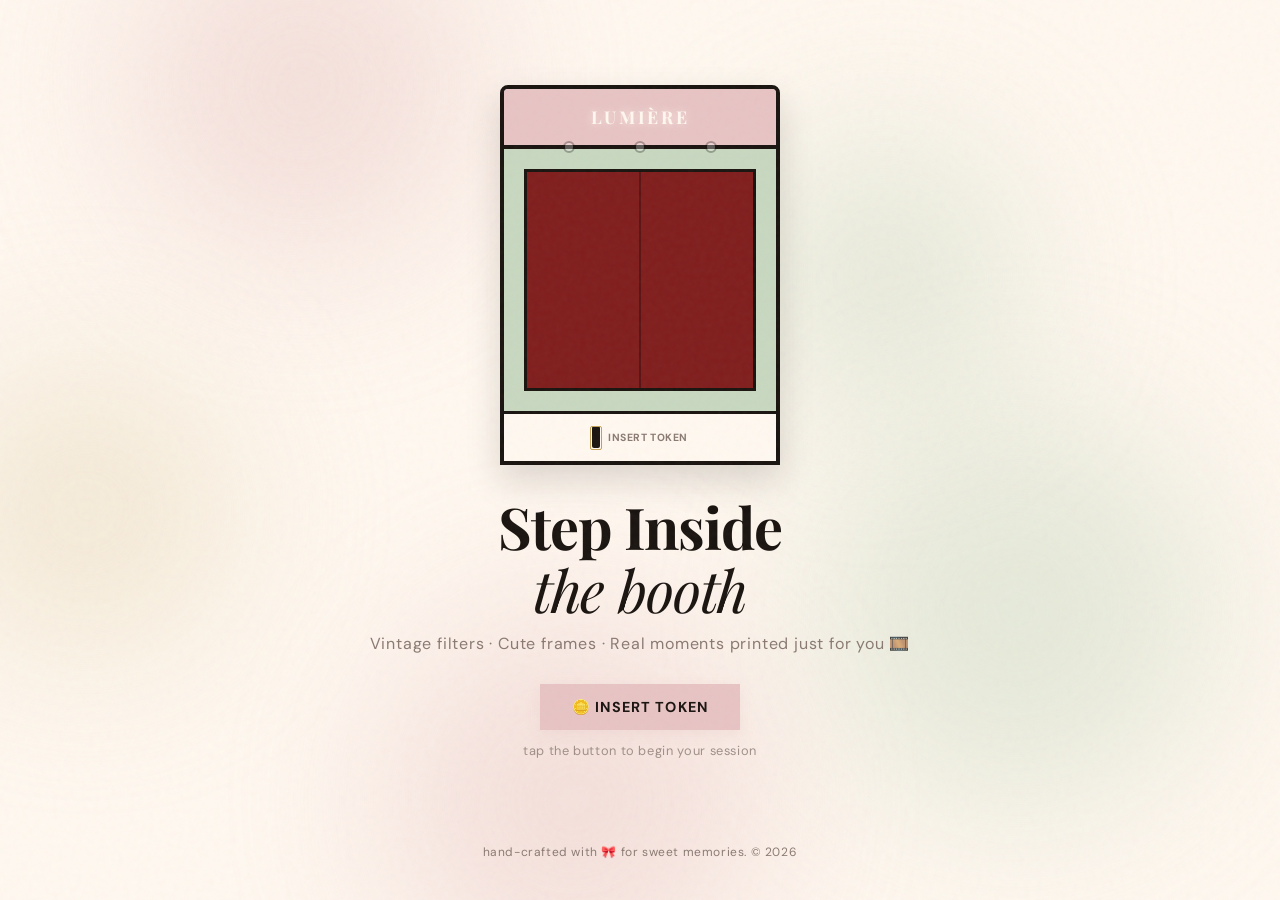
<file: index.html>
<!DOCTYPE html>
<html lang="en">
<head>
  <meta charset="UTF-8">
  <meta name="viewport" content="width=device-width, initial-scale=1.0">
  <title>Lumière — Step Inside the Vintage Photobooth 🎞️</title>
  <meta name="description" content="Step inside Lumière, a cinematic digital vintage photobooth. Capture retro photos with gorgeous filters, customized frames, stickers, and export custom photostrips.">
  <link rel="stylesheet" href="css/style.css">
</head>
<body>

  <!-- Film Grain Overlay -->
  <div class="film-grain" aria-hidden="true"></div>

  <!-- Floating Bokeh Light Blobs -->
  <div class="bokeh-container" aria-hidden="true">
    <div class="bokeh-blob"></div>
    <div class="bokeh-blob"></div>
    <div class="bokeh-blob"></div>
    <div class="bokeh-blob"></div>
    <div class="bokeh-blob"></div>
  </div>

  <!-- Curtain Transition Wings -->
  <div class="curtain-container" aria-hidden="true">
    <div class="curtain-wing left"></div>
    <div class="curtain-wing right"></div>
  </div>

  <!-- Main Landing Container -->
  <div class="site-content">
    <main class="landing-main">
      
      <!-- CSS Illustrated Photobooth Facade -->
      <div class="booth-container-visual" aria-label="Vintage photobooth illustration">
        <div class="booth-roof">
          <span class="booth-sign">LUMIÈRE</span>
          <!-- Blink sequence bulbs -->
          <div class="booth-bulbs">
            <div class="booth-bulb"></div>
            <div class="booth-bulb"></div>
            <div class="booth-bulb"></div>
          </div>
        </div>
        
        <div class="booth-window">
          <!-- Curtain flaps that part on hover -->
          <div class="booth-curtain left"></div>
          <div class="booth-curtain right"></div>
          <!-- Dark camera lens inside -->
          <div class="booth-lens"></div>
        </div>
        
        <div class="booth-bottom">
          <!-- Insert token coin slot visual -->
          <div class="coin-slot-visual">
            <div class="coin-hole"></div>
            <span class="coin-label">Insert Token</span>
          </div>
        </div>
      </div>

      <!-- Typography Header -->
      <header class="landing-header">
        <h1>Step Inside <span><italic class="italic-text">the booth</italic></span></h1>
        <p class="subtitle">Vintage filters · Cute frames · Real moments printed just for you 🎞️</p>
      </header>

      <!-- Glowing CTA Button -->
      <button id="insertTokenBtn" class="btn-retro token-btn" aria-label="Insert token to start the photobooth">
        🪙 Insert Token
      </button>
      <p class="hint-text">tap the button to begin your session</p>

    </main>

    <footer class="site-footer">
      hand-crafted with 🎀 for sweet memories. &copy; 2026
    </footer>
  </div>

  <!-- Web Audio API Script & Navigation -->
  <script src="js/audio.js"></script>
  <script>
    document.addEventListener('DOMContentLoaded', () => {
      // Curtain opens on load
      const body = document.body;
      body.classList.add('transitioning');
      
      requestAnimationFrame(() => {
        setTimeout(() => {
          body.classList.remove('transitioning');
        }, 50);
      });

      const tokenBtn = document.getElementById('insertTokenBtn');
      tokenBtn.addEventListener('click', () => {
        // Play coin sound
        if (window.audio) {
          window.audio.playCoinSound();
        }

        // Trigger curtain-close animation
        body.classList.add('transitioning');

        // Navigate to booth.html after 800ms
        setTimeout(() => {
          window.location.href = 'booth.html';
        }, 800);
      });
    });
  </script>
</body>
</html>
</file>
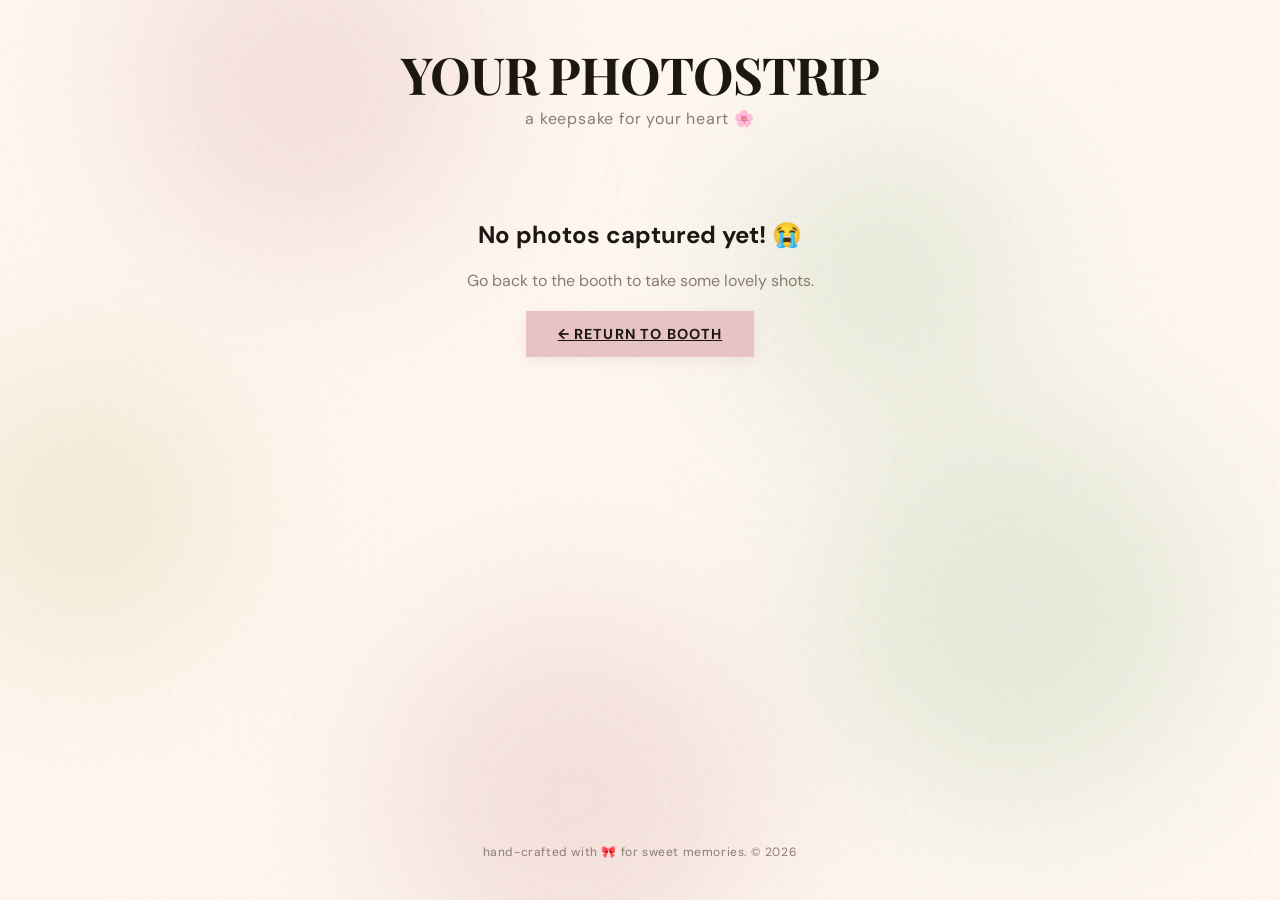
<file: strip.html>
<!DOCTYPE html>
<html lang="en">
<head>
  <meta charset="UTF-8">
  <meta name="viewport" content="width=device-width, initial-scale=1.0">
  <title>Lumière — Your Photostrip 🎞️</title>
  <link rel="stylesheet" href="css/style.css">
</head>
<body>

  <!-- Film Grain Overlay -->
  <div class="film-grain" aria-hidden="true"></div>

  <!-- Floating Bokeh Light Blobs -->
  <div class="bokeh-container" aria-hidden="true">
    <div class="bokeh-blob"></div>
    <div class="bokeh-blob"></div>
    <div class="bokeh-blob"></div>
    <div class="bokeh-blob"></div>
    <div class="bokeh-blob"></div>
  </div>

  <!-- Curtain Transition Wings -->
  <div class="curtain-container" aria-hidden="true">
    <div class="curtain-wing left"></div>
    <div class="curtain-wing right"></div>
  </div>

  <div class="site-content">
    
    <header>
      <h1>YOUR PHOTOSTRIP</h1>
      <span class="subtitle">a keepsake for your heart 🌸</span>
    </header>

    <!-- Fallback Empty State (hidden by default) -->
    <div id="noPhotosFallback" style="display: none; text-align: center; margin-top: 50px;">
      <h2>No photos captured yet! 😭</h2>
      <p style="margin: 20px 0; color: var(--muted-text);">Go back to the booth to take some lovely shots.</p>
      <a href="booth.html" class="btn-retro">← Return to Booth</a>
    </div>

    <!-- 2-Column Builder Layout -->
    <main class="builder-layout" id="builderMainContent">
      
      <!-- ─── LEFT COLUMN: CUSTOMIZATION CONTROLS ─── -->
      <aside class="sidebar-panel">
        <h2>customize strip</h2>

        <!-- Cute Note -->
        <div class="control-group">
          <label class="control-label" for="noteInput">Cute Note</label>
          <textarea id="noteInput" class="note-textarea" placeholder="write something cute here ♡" maxlength="80"></textarea>
        </div>

        <!-- Strip Layout Selector -->
        <div class="control-group">
          <span class="control-label">Strip Layout</span>
          <div class="layout-picker" id="layoutPicker">
            <button class="btn-retro btn-outlined active" data-layout="vertical">Vertical Strip</button>
            <button class="btn-retro btn-outlined" data-layout="grid">2×2 Grid</button>
          </div>
        </div>

        <!-- Strip Border Colors -->
        <div class="control-group">
          <span class="control-label">Border/Sprocket Color</span>
          <div class="color-picker-row" style="margin-bottom: 12px;">
            <div class="color-input-wrapper">
              <input type="color" id="borderColorInput" value="#E8C4C4">
            </div>
            <span class="color-label-text">Select Color</span>
          </div>

          <span class="control-label">Accent/Text Color</span>
          <div class="color-picker-row">
            <div class="color-input-wrapper">
              <input type="color" id="accentColorInput" value="#E8C4C4">
            </div>
            <span class="color-label-text">Select Color</span>
          </div>
        </div>

        <!-- Cute Stickers -->
        <div class="control-group">
          <span class="control-label">Add Stickers 🎀</span>
          <div class="sticker-palette" id="stickerPalette">
            <button class="sticker-btn" data-emoji="⭐">⭐</button>
            <button class="sticker-btn" data-emoji="💗">💗</button>
            <button class="sticker-btn" data-emoji="🌸">🌸</button>
            <button class="sticker-btn" data-emoji="🦋">🦋</button>
            <button class="sticker-btn" data-emoji="✨">✨</button>
            <button class="sticker-btn" data-emoji="🌙">🌙</button>
            <button class="sticker-btn" data-emoji="🎀">🎀</button>
            <button class="sticker-btn" data-emoji="🍒">🍒</button>
          </div>
          <button id="clearStickersBtn" class="clear-stickers-btn">Clear Stickers</button>
        </div>

        <!-- Print & Download -->
        <div style="margin-top: 30px; display: flex; flex-direction: column; gap: 12px;">
          <button id="printDownloadBtn" class="btn-retro" style="width: 100%;">
            🖨️ Print & Download
          </button>
          <button id="continueBtn" class="btn-retro btn-outlined" style="width: 100%;">
            Continue →
          </button>
        </div>

      </aside>

      <!-- ─── RIGHT COLUMN: STRIP PREVIEW ─── -->
      <section class="preview-strip-section">
        
        <!-- Printable paper box container wrapper -->
        <div class="strip-canvas-container" id="stripCanvasContainer">
          <!-- The actual printable canvas (Vertical / Grid rendering) -->
          <canvas id="stripCanvas"></canvas>
        </div>

      </section>

    </main>

    <footer class="site-footer">
      hand-crafted with 🎀 for sweet memories. &copy; 2026
    </footer>
  </div>

  <!-- ─── THANK YOU OVERLAY ─── -->
  <div class="thankyou-overlay" id="thankyouOverlay">
    <div class="thankyou-card">
      
      <!-- Cute character made of HTML divs and CSS -->
      <div class="avatar-visual">
        <div class="avatar-bow"></div>
        <div class="avatar-head">
          <div class="avatar-hair"></div>
          <div class="avatar-hair-bangs"></div>
          <div class="avatar-eye left"></div>
          <div class="avatar-eye right"></div>
          <div class="avatar-blush left"></div>
          <div class="avatar-blush right"></div>
          <div class="avatar-mouth"></div>
        </div>
      </div>

      <!-- Typewriter display block -->
      <div class="typewriter-text" id="typewriterText"></div>

      <!-- Actions -->
      <div class="thankyou-buttons">
        <button id="visitAgainBtn" class="btn-retro">Visit Again 🎀</button>
        <button id="closeOverlayBtn" class="btn-retro btn-outlined">✕ close</button>
      </div>

    </div>
  </div>

  <!-- Dependencies -->
  <script src="js/audio.js"></script>
  <script src="js/frames.js"></script>
  <script src="js/strip.js"></script>
</body>
</html>
</file>
<file: css/style.css>
/* ============================================================
   LUMIÈRE PHOTOBOOTH — Master Stylesheet
   Shared across: index.html · booth.html · strip.html
   ============================================================ */

/* ── Google Fonts via CDN ──────────────────────────────────── */
@import url('https://fonts.googleapis.com/css2?family=Caveat:wght@400;600;700&family=DM+Sans:ital,opsz,wght@0,9..40,400;0,9..40,500;0,9..40,700;1,9..40,400&family=Playfair+Display:ital,wght@0,400;0,700;1,400&display=swap');

/* ── CSS Variables (Design System) ─────────────────────────── */
:root {
  --cream: #FFF8F0;
  --dusty-rose: #E8C4C4;
  --pale-sage: #C8D8C0;
  --warm-black: #1A1410;
  --muted-text: #8A7A72;
  --white: #FFFFFF;
  
  --font-heading: 'Playfair Display', Georgia, serif;
  --font-handwritten: 'Caveat', cursive;
  --font-ui: 'DM Sans', sans-serif;
  
  --transition-speed: 0.8s;
  --curtain-color: #1A1410;
}

/* ── Base Styling ──────────────────────────────────────────── */
* {
  box-sizing: border-box;
  margin: 0;
  padding: 0;
}

body {
  background-color: var(--cream);
  color: var(--warm-black);
  font-family: var(--font-ui);
  min-height: 100vh;
  position: relative;
  overflow-x: hidden;
}

/* ── Film Grain Overlay ────────────────────────────────────── */
.film-grain {
  position: fixed;
  top: 0;
  left: 0;
  width: 100%;
  height: 100%;
  z-index: 9999;
  pointer-events: none;
  opacity: 0.04;
  background-image: url("data:image/svg+xml,%3Csvg viewBox='0 0 200 200' xmlns='http://www.w3.org/2000/svg'%3E%3Cfilter id='noiseFilter'%3E%3CfeTurbulence type='fractalNoise' baseFrequency='0.75' numOctaves='3' stitchTiles='stitch'/%3E%3C/filter%3E%3Crect width='100%25' height='100%25' filter='url(%23noiseFilter)'/%3E%3C/svg%3E");
}

/* ── Floating Bokeh Light Blobs ───────────────────────────── */
.bokeh-container {
  position: fixed;
  top: 0;
  left: 0;
  width: 100%;
  height: 100%;
  pointer-events: none;
  z-index: 0;
  overflow: hidden;
}

.bokeh-blob {
  position: absolute;
  border-radius: 50%;
  filter: blur(80px);
  opacity: 0.45;
  animation: drift 20s infinite alternate ease-in-out;
}

.bokeh-blob:nth-child(1) {
  width: 350px;
  height: 350px;
  background-color: var(--dusty-rose);
  top: -10%;
  left: 10%;
  animation-duration: 25s;
}

.bokeh-blob:nth-child(2) {
  width: 400px;
  height: 400px;
  background-color: var(--pale-sage);
  bottom: 10%;
  right: 5%;
  animation-duration: 28s;
  animation-delay: -5s;
}

.bokeh-blob:nth-child(3) {
  width: 300px;
  height: 300px;
  background-color: #E6D8B8;
  top: 40%;
  left: -5%;
  animation-duration: 22s;
  animation-delay: -10s;
}

.bokeh-blob:nth-child(4) {
  width: 380px;
  height: 380px;
  background-color: var(--dusty-rose);
  bottom: -10%;
  left: 30%;
  animation-duration: 32s;
  animation-delay: -3s;
}

.bokeh-blob:nth-child(5) {
  width: 280px;
  height: 280px;
  background-color: var(--pale-sage);
  top: 15%;
  right: 20%;
  animation-duration: 18s;
  animation-delay: -8s;
}

@keyframes drift {
  0% {
    transform: translate(0, 0) scale(1);
  }
  100% {
    transform: translate(80px, 50px) scale(1.15);
  }
}

/* ── Curtain Transition ───────────────────────────────────── */
.curtain-container {
  position: fixed;
  top: 0;
  left: 0;
  width: 100vw;
  height: 100vh;
  z-index: 10000;
  display: flex;
  pointer-events: none;
}

.curtain-wing {
  width: 50%;
  height: 100%;
  background-color: var(--curtain-color);
  transition: transform var(--transition-speed) cubic-bezier(0.77, 0, 0.175, 1);
}

.curtain-wing.left {
  transform: translateX(-100%);
  border-right: 1px solid rgba(255,255,255,0.05);
}

.curtain-wing.right {
  transform: translateX(100%);
  border-left: 1px solid rgba(255,255,255,0.05);
}

body.transitioning .curtain-wing.left {
  transform: translateX(0);
}

body.transitioning .curtain-wing.right {
  transform: translateX(0);
}

/* ── General Typography & Layout Components ───────────────── */
.site-content {
  position: relative;
  z-index: 1;
  max-width: 1200px;
  margin: 0 auto;
  padding: 40px 20px;
  display: flex;
  flex-direction: column;
  min-height: 100vh;
}

header {
  text-align: center;
  margin-bottom: 40px;
}

h1 {
  font-family: var(--font-heading);
  font-size: 3.2rem;
  font-weight: 700;
  letter-spacing: -0.02em;
  color: var(--warm-black);
}

h1 italic, .italic-text {
  font-family: var(--font-heading);
  font-style: italic;
  font-weight: 400;
}

.subtitle {
  font-family: var(--font-ui);
  font-size: 1rem;
  color: var(--muted-text);
  margin-top: 12px;
  letter-spacing: 0.05em;
}

/* ── Buttons ──────────────────────────────────────────────── */
.btn-retro {
  display: inline-flex;
  align-items: center;
  justify-content: center;
  background-color: var(--dusty-rose);
  color: var(--warm-black);
  border: none;
  font-family: var(--font-ui);
  font-size: 0.9rem;
  font-weight: 700;
  text-transform: uppercase;
  letter-spacing: 0.08em;
  padding: 14px 32px;
  cursor: pointer;
  transition: all 0.3s cubic-bezier(0.25, 0.8, 0.25, 1);
  box-shadow: 0 4px 12px rgba(232, 196, 196, 0.3);
  position: relative;
  overflow: hidden;
}

.btn-retro::after {
  content: '';
  position: absolute;
  top: 0;
  left: 0;
  width: 100%;
  height: 100%;
  background: rgba(255, 255, 255, 0.15);
  opacity: 0;
  transition: opacity 0.2s ease;
}

.btn-retro:hover {
  transform: translateY(-2px);
  box-shadow: 0 6px 20px rgba(232, 196, 196, 0.5);
}

.btn-retro:hover::after {
  opacity: 1;
}

.btn-retro:active {
  transform: translateY(1px);
  box-shadow: 0 2px 8px rgba(232, 196, 196, 0.4);
}

.btn-retro:disabled {
  background-color: #D6C6BC;
  color: #8A7A72;
  cursor: not-allowed;
  box-shadow: none;
  transform: none;
}

.btn-retro:disabled::after {
  display: none;
}

.btn-outlined {
  background-color: transparent;
  color: var(--warm-black);
  border: 1px solid var(--warm-black);
  box-shadow: none;
}

.btn-outlined:hover {
  background-color: var(--warm-black);
  color: var(--cream);
  box-shadow: none;
}

.btn-outlined.active {
  background-color: var(--warm-black);
  color: var(--cream);
  border-color: var(--warm-black);
}

/* 🪙 Glowing Insert Token button styles */
.token-btn {
  background-color: var(--dusty-rose);
  animation: pulse-glow 2s infinite;
}

@keyframes pulse-glow {
  0% {
    box-shadow: 0 0 0 0 rgba(232, 196, 196, 0.7);
  }
  70% {
    box-shadow: 0 0 0 15px rgba(232, 196, 196, 0);
  }
  100% {
    box-shadow: 0 0 0 0 rgba(232, 196, 196, 0);
  }
}

/* ── PAGE 1: LANDING PAGE ────────────────────────────────── */
.landing-main {
  flex: 1;
  display: flex;
  flex-direction: column;
  align-items: center;
  justify-content: center;
  padding: 20px 0;
}

.landing-header {
  margin-bottom: 30px;
}

.landing-header h1 {
  font-size: 3.6rem;
  line-height: 1.1;
}

.landing-header h1 span {
  display: block;
}

.hint-text {
  font-family: var(--font-ui);
  font-size: 0.8rem;
  color: var(--muted-text);
  margin-top: 12px;
  text-transform: lowercase;
  letter-spacing: 0.05em;
  opacity: 0.8;
}

/* Pure CSS illustrated Photobooth Facade */
.booth-container-visual {
  width: 280px;
  height: 380px;
  background-color: var(--pale-sage);
  border: 4px solid var(--warm-black);
  border-radius: 8px 8px 0 0;
  box-shadow: 0 15px 35px rgba(26, 20, 16, 0.15);
  margin-bottom: 30px;
  position: relative;
  display: flex;
  flex-direction: column;
  overflow: hidden;
}

.booth-roof {
  height: 60px;
  background-color: var(--dusty-rose);
  border-bottom: 4px solid var(--warm-black);
  position: relative;
  display: flex;
  align-items: center;
  justify-content: center;
}

.booth-sign {
  font-family: var(--font-heading);
  font-weight: 700;
  font-size: 1.1rem;
  letter-spacing: 0.15em;
  color: var(--cream);
  text-shadow: 0 0 8px rgba(255, 248, 240, 0.8);
  animation: sign-glow 2s infinite alternate;
}

@keyframes sign-glow {
  from {
    text-shadow: 0 0 4px rgba(255, 248, 240, 0.5);
  }
  to {
    text-shadow: 0 0 12px rgba(255, 248, 240, 0.9), 0 0 18px var(--dusty-rose);
  }
}

.booth-bulbs {
  position: absolute;
  bottom: -8px;
  left: 0;
  width: 100%;
  display: flex;
  justify-content: space-around;
  padding: 0 30px;
}

.booth-bulb {
  width: 12px;
  height: 12px;
  background-color: #FFF;
  border: 2px solid var(--warm-black);
  border-radius: 50%;
  opacity: 0.3;
}

.booth-bulb:nth-child(1) {
  animation: blink-seq 1.2s infinite step-start;
}
.booth-bulb:nth-child(2) {
  animation: blink-seq 1.2s infinite step-start 0.4s;
}
.booth-bulb:nth-child(3) {
  animation: blink-seq 1.2s infinite step-start 0.8s;
}

@keyframes blink-seq {
  0%, 100% { opacity: 0.3; background-color: #FFF; box-shadow: none; }
  33% { opacity: 1; background-color: #FFD56B; box-shadow: 0 0 8px #FFD56B; }
}

.booth-window {
  flex: 1;
  background-color: #2F241F;
  margin: 20px;
  border: 3px solid var(--warm-black);
  position: relative;
  overflow: hidden;
  display: flex;
  align-items: center;
  justify-content: center;
}

.booth-curtain {
  position: absolute;
  top: 0;
  width: 50%;
  height: 100%;
  background-color: #801E1D;
  transition: transform 0.5s ease;
  z-index: 2;
}

.booth-curtain.left {
  left: 0;
  border-right: 1px solid rgba(0,0,0,0.3);
  transform-origin: left;
}

.booth-curtain.right {
  right: 0;
  border-left: 1px solid rgba(0,0,0,0.3);
  transform-origin: right;
}

.booth-container-visual:hover .booth-curtain.left {
  transform: scaleX(0.15);
}

.booth-container-visual:hover .booth-curtain.right {
  transform: scaleX(0.15);
}

/* Lens inside booth window when curtain parts */
.booth-lens {
  width: 60px;
  height: 60px;
  background: radial-gradient(circle, #333 30%, #111 70%);
  border: 4px solid #555;
  border-radius: 50%;
  position: relative;
  z-index: 1;
}

.booth-lens::after {
  content: '';
  position: absolute;
  top: 8px;
  left: 8px;
  width: 12px;
  height: 12px;
  background-color: rgba(255,255,255,0.4);
  border-radius: 50%;
}

.booth-bottom {
  height: 50px;
  border-top: 3px solid var(--warm-black);
  display: flex;
  align-items: center;
  justify-content: center;
  background-color: var(--cream);
  padding: 0 10px;
}

.coin-slot-visual {
  display: flex;
  align-items: center;
  gap: 8px;
}

.coin-hole {
  width: 8px;
  height: 22px;
  background-color: var(--warm-black);
  border-radius: 2px;
  position: relative;
}

.coin-hole::before {
  content: '';
  position: absolute;
  top: 0;
  left: -2px;
  right: -2px;
  height: 100%;
  border: 1px solid #C5A059;
  border-radius: 2px;
  pointer-events: none;
}

.coin-label {
  font-family: var(--font-ui);
  font-size: 0.65rem;
  font-weight: 700;
  letter-spacing: 0.05em;
  color: var(--muted-text);
  text-transform: uppercase;
}

/* ── PAGE 2: PHOTOBOOTH SCREEN ───────────────────────────── */
.booth-layout {
  display: grid;
  grid-template-columns: 280px 1fr 260px;
  gap: 30px;
  margin-top: 20px;
  align-items: start;
}

/* Sidebar Panels styling */
.sidebar-panel {
  background-color: var(--white);
  border: 1px solid rgba(26, 20, 16, 0.08);
  border-radius: 2px;
  padding: 24px;
  box-shadow: 0 4px 16px rgba(26, 20, 16, 0.02);
}

.sidebar-panel h2 {
  font-family: var(--font-heading);
  font-size: 1.25rem;
  font-weight: 700;
  margin-bottom: 20px;
  border-bottom: 1px solid rgba(26, 20, 16, 0.06);
  padding-bottom: 8px;
  text-transform: lowercase;
  font-style: italic;
}

.control-group {
  margin-bottom: 24px;
}

.control-label {
  display: block;
  font-family: var(--font-ui);
  font-size: 0.72rem;
  font-weight: 700;
  letter-spacing: 0.08em;
  text-transform: uppercase;
  color: var(--muted-text);
  margin-bottom: 8px;
}

/* 6-Filter Picker Grid */
.filter-grid {
  display: grid;
  grid-template-columns: repeat(2, 1fr);
  gap: 8px;
}

.filter-btn {
  font-family: var(--font-ui);
  font-size: 0.75rem;
  font-weight: 500;
  padding: 8px;
  text-align: center;
  border-radius: 0;
  white-space: nowrap;
  text-overflow: ellipsis;
  overflow: hidden;
}

/* 6-Frame Picker Grid */
.frame-grid {
  display: grid;
  grid-template-columns: repeat(2, 1fr);
  gap: 8px;
  margin-bottom: 12px;
}

.frame-btn {
  font-family: var(--font-ui);
  font-size: 0.75rem;
  font-weight: 500;
  padding: 8px;
  text-align: center;
  border-radius: 0;
}

.color-picker-row {
  display: flex;
  align-items: center;
  gap: 10px;
}

.color-input-wrapper {
  position: relative;
  width: 32px;
  height: 32px;
  border-radius: 50%;
  overflow: hidden;
  border: 1px solid var(--warm-black);
}

.color-input-wrapper input[type="color"] {
  position: absolute;
  top: -5px;
  left: -5px;
  width: 42px;
  height: 42px;
  border: none;
  cursor: pointer;
  background: none;
}

.color-label-text {
  font-family: var(--font-ui);
  font-size: 0.8rem;
  color: var(--warm-black);
}

/* Center Camera Section */
.camera-section {
  display: flex;
  flex-direction: column;
  align-items: center;
}

.camera-container-wrapper {
  position: relative;
  width: 100%;
  max-width: 480px;
  aspect-ratio: 4/3;
  background-color: var(--warm-black);
  border: 12px solid var(--white);
  box-shadow: 0 10px 30px rgba(0,0,0,0.1);
  overflow: hidden;
  display: flex;
  align-items: center;
  justify-content: center;
  transition: all 0.3s ease;
}

/* Mirror the video feed */
#cameraVideo {
  width: 100%;
  height: 100%;
  object-fit: cover;
  transform: scaleX(-1);
  transition: filter 0.1s ease;
}

/* Frame Styles applied on the camera container */
/* Classic White */
.frame-classic-white {
  border: 16px solid var(--white);
}

/* Film Strip */
.frame-film-strip {
  border: 24px solid var(--warm-black);
  border-left-width: 36px;
  border-right-width: 36px;
}

/* Floral Pastel */
.frame-floral-pastel {
  border: 18px solid var(--white);
  position: relative;
}
.frame-floral-pastel::before,
.frame-floral-pastel::after {
  content: '❀';
  position: absolute;
  font-size: 1.4rem;
  color: var(--frame-color, var(--dusty-rose));
  z-index: 5;
}
.frame-floral-pastel::before { top: 2px; left: 4px; }
.frame-floral-pastel::after { bottom: 2px; right: 4px; }

/* Polaroid */
.frame-polaroid {
  border: 16px solid var(--white);
  border-bottom-width: 50px;
}

/* Neon Arcade */
.frame-neon-arcade {
  border: 12px solid #1A101A;
  box-shadow: 0 0 15px var(--frame-color, #FF1493), inset 0 0 15px var(--frame-color, #FF1493);
}

/* Washi Tape style tape graphics */
.frame-washi-tape {
  border: 14px solid var(--white);
  position: relative;
}
.washi-tape-graphic {
  position: absolute;
  width: 60px;
  height: 20px;
  background-color: rgba(200, 216, 192, 0.7);
  border: 1px dashed rgba(0,0,0,0.1);
  z-index: 6;
}
.washi-tape-graphic.top-left {
  top: -4px; left: -15px;
  transform: rotate(-30deg);
}
.washi-tape-graphic.top-right {
  top: -4px; right: -15px;
  transform: rotate(30deg);
}
.washi-tape-graphic.bottom-left {
  bottom: -4px; left: -15px;
  transform: rotate(30deg);
}
.washi-tape-graphic.bottom-right {
  bottom: -4px; right: -15px;
  transform: rotate(-30deg);
}

/* Inner film sprocket holes for Film Strip frame */
.sprockets-left, .sprockets-right {
  display: none;
  position: absolute;
  top: 0;
  bottom: 0;
  width: 14px;
  flex-direction: column;
  justify-content: space-around;
  align-items: center;
  z-index: 4;
}

.sprockets-left { left: 10px; }
.sprockets-right { right: 10px; }

.frame-film-strip .sprockets-left,
.frame-film-strip .sprockets-right {
  display: flex;
}

.sprocket-hole {
  width: 8px;
  height: 8px;
  background-color: var(--cream);
  border-radius: 1px;
}

/* Camera Frame Details (bulbs, logo etc.) */
.booth-decor-top {
  width: 100%;
  max-width: 480px;
  background-color: var(--pale-sage);
  border: 3px solid var(--warm-black);
  border-bottom: none;
  padding: 8px 16px;
  display: flex;
  align-items: center;
  justify-content: space-between;
  border-radius: 4px 4px 0 0;
}

.booth-decor-logo {
  font-family: var(--font-heading);
  font-weight: 700;
  font-size: 0.85rem;
  letter-spacing: 0.1em;
}

.booth-decor-bulbs {
  display: flex;
  gap: 8px;
}

.booth-decor-bulb {
  width: 8px;
  height: 8px;
  background-color: #FFF;
  border: 1px solid var(--warm-black);
  border-radius: 50%;
}

.booth-decor-bulb:nth-child(1) { animation: blink-seq 1s infinite step-start; }
.booth-decor-bulb:nth-child(2) { animation: blink-seq 1s infinite step-start 0.3s; }
.booth-decor-bulb:nth-child(3) { animation: blink-seq 1s infinite step-start 0.6s; }

.booth-decor-bottom {
  width: 100%;
  max-width: 480px;
  background-color: var(--white);
  border: 3px solid var(--warm-black);
  border-top: none;
  height: 20px;
  border-radius: 0 0 4px 4px;
  background: repeating-linear-gradient(90deg, var(--warm-black), var(--warm-black) 10px, transparent 10px, transparent 20px);
  background-size: 20px 20px;
}

/* Status texts below camera */
.status-indicator {
  font-size: 0.85rem;
  font-weight: 500;
  color: var(--muted-text);
  margin-top: 15px;
  margin-bottom: 15px;
  display: flex;
  align-items: center;
  gap: 6px;
}

.status-indicator.ready {
  color: #558B2F;
}

.status-indicator.error {
  color: #C62828;
}

.upload-divider {
  display: flex;
  align-items: center;
  width: 100%;
  max-width: 360px;
  margin: 10px 0 15px;
  color: var(--muted-text);
  font-size: 0.75rem;
  letter-spacing: 0.05em;
  text-transform: uppercase;
}

.upload-divider::before,
.upload-divider::after {
  content: '';
  flex: 1;
  border-bottom: 1px dashed rgba(26,20,16,0.15);
}

.upload-divider::before { margin-right: 10px; }
.upload-divider::after { margin-left: 10px; }

.upload-area {
  display: flex;
  flex-direction: column;
  align-items: center;
}

.upload-btn-label {
  font-family: var(--font-ui);
  font-size: 0.8rem;
  font-weight: 500;
  padding: 8px 18px;
  border: 1px dashed var(--warm-black);
  cursor: pointer;
  background-color: transparent;
  transition: all 0.2s ease;
}

.upload-btn-label:hover {
  background-color: rgba(26,20,16,0.04);
}

.upload-area input[type="file"] {
  display: none;
}

/* Countdown Overlay */
.countdown-overlay {
  position: absolute;
  top: 0;
  left: 0;
  width: 100%;
  height: 100%;
  background-color: rgba(26, 20, 16, 0.4);
  backdrop-filter: blur(2px);
  z-index: 10;
  display: flex;
  align-items: center;
  justify-content: center;
  opacity: 0;
  pointer-events: none;
  transition: opacity 0.3s ease;
}

.countdown-overlay.active {
  opacity: 1;
}

.countdown-number {
  font-family: var(--font-heading);
  font-size: 6.5rem;
  font-weight: 700;
  color: var(--cream);
  text-shadow: 0 4px 15px rgba(26,20,16,0.3);
  transform: scale(0.5);
  animation: none;
}

.countdown-number.pop {
  animation: scale-pop 1s forwards ease-in-out;
}

@keyframes scale-pop {
  0% {
    transform: scale(0.3);
    opacity: 0;
  }
  30% {
    transform: scale(1.3);
    opacity: 1;
  }
  70% {
    transform: scale(1);
    opacity: 1;
  }
  100% {
    transform: scale(0.8);
    opacity: 0;
  }
}

/* Flash Screen Overlay */
.flash-overlay {
  position: absolute;
  top: 0;
  left: 0;
  width: 100%;
  height: 100%;
  background-color: var(--white);
  z-index: 20;
  opacity: 0;
  pointer-events: none;
}

.flash-overlay.active {
  animation: shutter-flash 0.2s forwards ease-out;
}

@keyframes shutter-flash {
  0% { opacity: 0; }
  20% { opacity: 1; }
  100% { opacity: 0; }
}

/* Photo Count Options (Radio Buttons) */
.shot-count-row {
  display: flex;
  gap: 15px;
  justify-content: center;
  margin-top: 15px;
}

.shot-count-option {
  display: flex;
  align-items: center;
  gap: 6px;
  cursor: pointer;
  font-size: 0.85rem;
}

.shot-count-option input[type="radio"] {
  accent-color: var(--dusty-rose);
}

/* Right Sidebar: Shot Preview */
.shot-counter-panel {
  display: flex;
  flex-direction: column;
  align-items: center;
  text-align: center;
}

.shot-counter-number {
  font-family: var(--font-heading);
  font-size: 3.5rem;
  font-weight: 700;
  color: var(--dusty-rose);
  line-height: 1;
  margin-top: 10px;
}

.shot-counter-label {
  font-size: 0.72rem;
  font-weight: 700;
  letter-spacing: 0.08em;
  text-transform: uppercase;
  color: var(--muted-text);
  margin-bottom: 20px;
}

.preview-grid-thumbnails {
  display: flex;
  flex-direction: column;
  gap: 12px;
  width: 100%;
  margin-bottom: 24px;
}

.preview-thumbnail {
  aspect-ratio: 4/3;
  background-color: var(--cream);
  border: 3px solid var(--white);
  box-shadow: 0 4px 10px rgba(0,0,0,0.06);
  border-radius: 2px;
  overflow: hidden;
  position: relative;
}

.preview-thumbnail img {
  width: 100%;
  height: 100%;
  object-fit: cover;
}

.preview-thumbnail-empty {
  display: flex;
  align-items: center;
  justify-content: center;
  color: rgba(26,20,16,0.15);
  font-size: 1.5rem;
  border: 1px dashed rgba(26,20,16,0.15);
  background-color: transparent;
}

/* ── PAGE 3: PHOTOSTRIP BUILDER ─────────────────────────── */
.builder-layout {
  display: grid;
  grid-template-columns: 320px 1fr;
  gap: 40px;
  margin-top: 20px;
  align-items: start;
}

/* Notes Textarea styling */
.note-textarea {
  width: 100%;
  height: 70px;
  border: 1px solid rgba(26, 20, 16, 0.15);
  background-color: var(--cream);
  padding: 10px;
  font-family: var(--font-handwritten);
  font-size: 1.15rem;
  resize: none;
  outline: none;
  transition: border-color 0.2s ease;
}

.note-textarea:focus {
  border-color: var(--warm-black);
}

.layout-picker, .sticker-palette {
  display: grid;
  grid-template-columns: repeat(2, 1fr);
  gap: 8px;
}

.sticker-palette {
  grid-template-columns: repeat(4, 1fr);
}

.sticker-btn {
  font-size: 1.3rem;
  padding: 6px;
  background-color: var(--cream);
  border: 1px solid rgba(26, 20, 16, 0.08);
  cursor: pointer;
  transition: all 0.2s ease;
  display: flex;
  align-items: center;
  justify-content: center;
}

.sticker-btn:hover {
  background-color: var(--dusty-rose);
  transform: scale(1.1);
}

.clear-stickers-btn {
  width: 100%;
  margin-top: 10px;
  font-size: 0.72rem;
  font-weight: 700;
  text-transform: uppercase;
  letter-spacing: 0.05em;
  padding: 6px;
  border: 1px solid rgba(26, 20, 16, 0.12);
  background: transparent;
  cursor: pointer;
}

.clear-stickers-btn:hover {
  background: #FCE8E8;
  color: #C62828;
}

/* Right preview container for strip */
.preview-strip-section {
  display: flex;
  flex-direction: column;
  align-items: center;
  justify-content: center;
  min-height: 500px;
}

.strip-canvas-container {
  box-shadow: 0 15px 45px rgba(26, 20, 16, 0.15);
  background-color: var(--white);
  border: 1px solid rgba(0,0,0,0.06);
  padding: 0;
  overflow: hidden;
  transition: transform 1.8s ease-in-out;
  transform: translateY(0);
}

/* Printing Animation sliding down */
.strip-canvas-container.printing {
  animation: print-slide 1.8s cubic-bezier(0.25, 1, 0.5, 1) forwards;
}

@keyframes print-slide {
  0% { transform: translateY(-30px); opacity: 0.5; }
  100% { transform: translateY(20px); opacity: 1; }
}

/* ── THANK YOU OVERLAY ───────────────────────────────────── */
.thankyou-overlay {
  position: fixed;
  top: 0;
  left: 0;
  width: 100vw;
  height: 100vh;
  background-color: rgba(26, 20, 16, 0.75);
  backdrop-filter: blur(4px);
  z-index: 1000;
  display: flex;
  align-items: center;
  justify-content: center;
  opacity: 0;
  pointer-events: none;
  transition: opacity 0.5s ease;
}

.thankyou-overlay.active {
  opacity: 1;
  pointer-events: all;
}

.thankyou-card {
  background-color: var(--cream);
  border: 4px solid var(--warm-black);
  padding: 40px;
  max-width: 460px;
  width: 90%;
  text-align: center;
  box-shadow: 0 20px 50px rgba(0,0,0,0.3);
  position: relative;
  animation: card-appear 0.6s cubic-bezier(0.175, 0.885, 0.32, 1.275) forwards;
}

@keyframes card-appear {
  from { transform: translateY(50px) scale(0.9); opacity: 0; }
  to { transform: translateY(0) scale(1); opacity: 1; }
}

/* HTML / CSS avatar */
.avatar-visual {
  width: 90px;
  height: 90px;
  margin: 0 auto 20px;
  position: relative;
}

.avatar-head {
  width: 70px;
  height: 70px;
  background-color: #FCE3CF;
  border: 3px solid var(--warm-black);
  border-radius: 50%;
  margin: 10px auto;
  position: relative;
  overflow: hidden;
  z-index: 2;
  animation: avatar-bob 3s infinite alternate ease-in-out;
}

@keyframes avatar-bob {
  0% { transform: translateY(0); }
  100% { transform: translateY(-4px); }
}

.avatar-hair {
  position: absolute;
  top: -3px;
  left: -5px;
  width: 80px;
  height: 25px;
  background-color: #5C4033;
  border-bottom: 3px solid var(--warm-black);
  z-index: 3;
}

.avatar-hair-bangs {
  position: absolute;
  top: 15px;
  left: 10px;
  right: 10px;
  display: flex;
  justify-content: space-around;
  z-index: 4;
}

.avatar-hair-bangs::before,
.avatar-hair-bangs::after {
  content: '';
  width: 18px;
  height: 12px;
  background-color: #5C4033;
  border-radius: 0 0 50% 50%;
  border: 2px solid var(--warm-black);
  border-top: none;
}

.avatar-eye {
  width: 6px;
  height: 6px;
  background-color: var(--warm-black);
  border-radius: 50%;
  position: absolute;
  top: 32px;
  animation: eye-blink 4s infinite step-start;
}

.avatar-eye.left { left: 18px; }
.avatar-eye.right { right: 18px; }

@keyframes eye-blink {
  0%, 95%, 100% { transform: scaleY(1); }
  97% { transform: scaleY(0.1); }
}

.avatar-blush {
  width: 8px;
  height: 6px;
  background-color: var(--dusty-rose);
  border-radius: 50%;
  position: absolute;
  top: 38px;
  opacity: 0.7;
}

.avatar-blush.left { left: 10px; }
.avatar-blush.right { right: 10px; }

.avatar-mouth {
  width: 12px;
  height: 6px;
  border-bottom: 2.5px solid var(--warm-black);
  border-radius: 0 0 50% 50%;
  position: absolute;
  bottom: 20px;
  left: 29px;
}

.avatar-bow {
  position: absolute;
  top: -2px;
  right: 15px;
  width: 24px;
  height: 16px;
  background-color: var(--dusty-rose);
  border: 2px solid var(--warm-black);
  border-radius: 4px;
  z-index: 10;
  display: flex;
  align-items: center;
  justify-content: center;
}

.avatar-bow::before {
  content: '';
  width: 6px;
  height: 6px;
  background-color: var(--cream);
  border: 1.5px solid var(--warm-black);
  border-radius: 50%;
}

.avatar-bow::after {
  content: '🎀';
  font-size: 0.65rem;
  display: none;
}

/* Typewriter block */
.typewriter-text {
  font-family: var(--font-heading);
  font-style: italic;
  font-size: 1rem;
  line-height: 1.6;
  color: var(--warm-black);
  min-height: 110px;
  margin-bottom: 30px;
  padding: 0 10px;
  white-space: pre-line;
}

.thankyou-buttons {
  display: flex;
  gap: 12px;
  justify-content: center;
}

/* ── Footer ──────────────────────────────────────────────── */
.site-footer {
  text-align: center;
  margin-top: auto;
  padding-top: 40px;
  font-family: var(--font-ui);
  font-size: 0.75rem;
  color: var(--muted-text);
  letter-spacing: 0.05em;
  text-transform: lowercase;
}

/* ── Responsive Styling ──────────────────────────────────── */
@media (max-width: 992px) {
  .booth-layout {
    grid-template-columns: 1fr;
    gap: 30px;
  }
  
  .builder-layout {
    grid-template-columns: 1fr;
    gap: 30px;
  }
  
  .camera-section {
    order: -1; /* camera takes top column */
  }
  
  .preview-strip-section {
    order: -1;
  }
}
</file>
